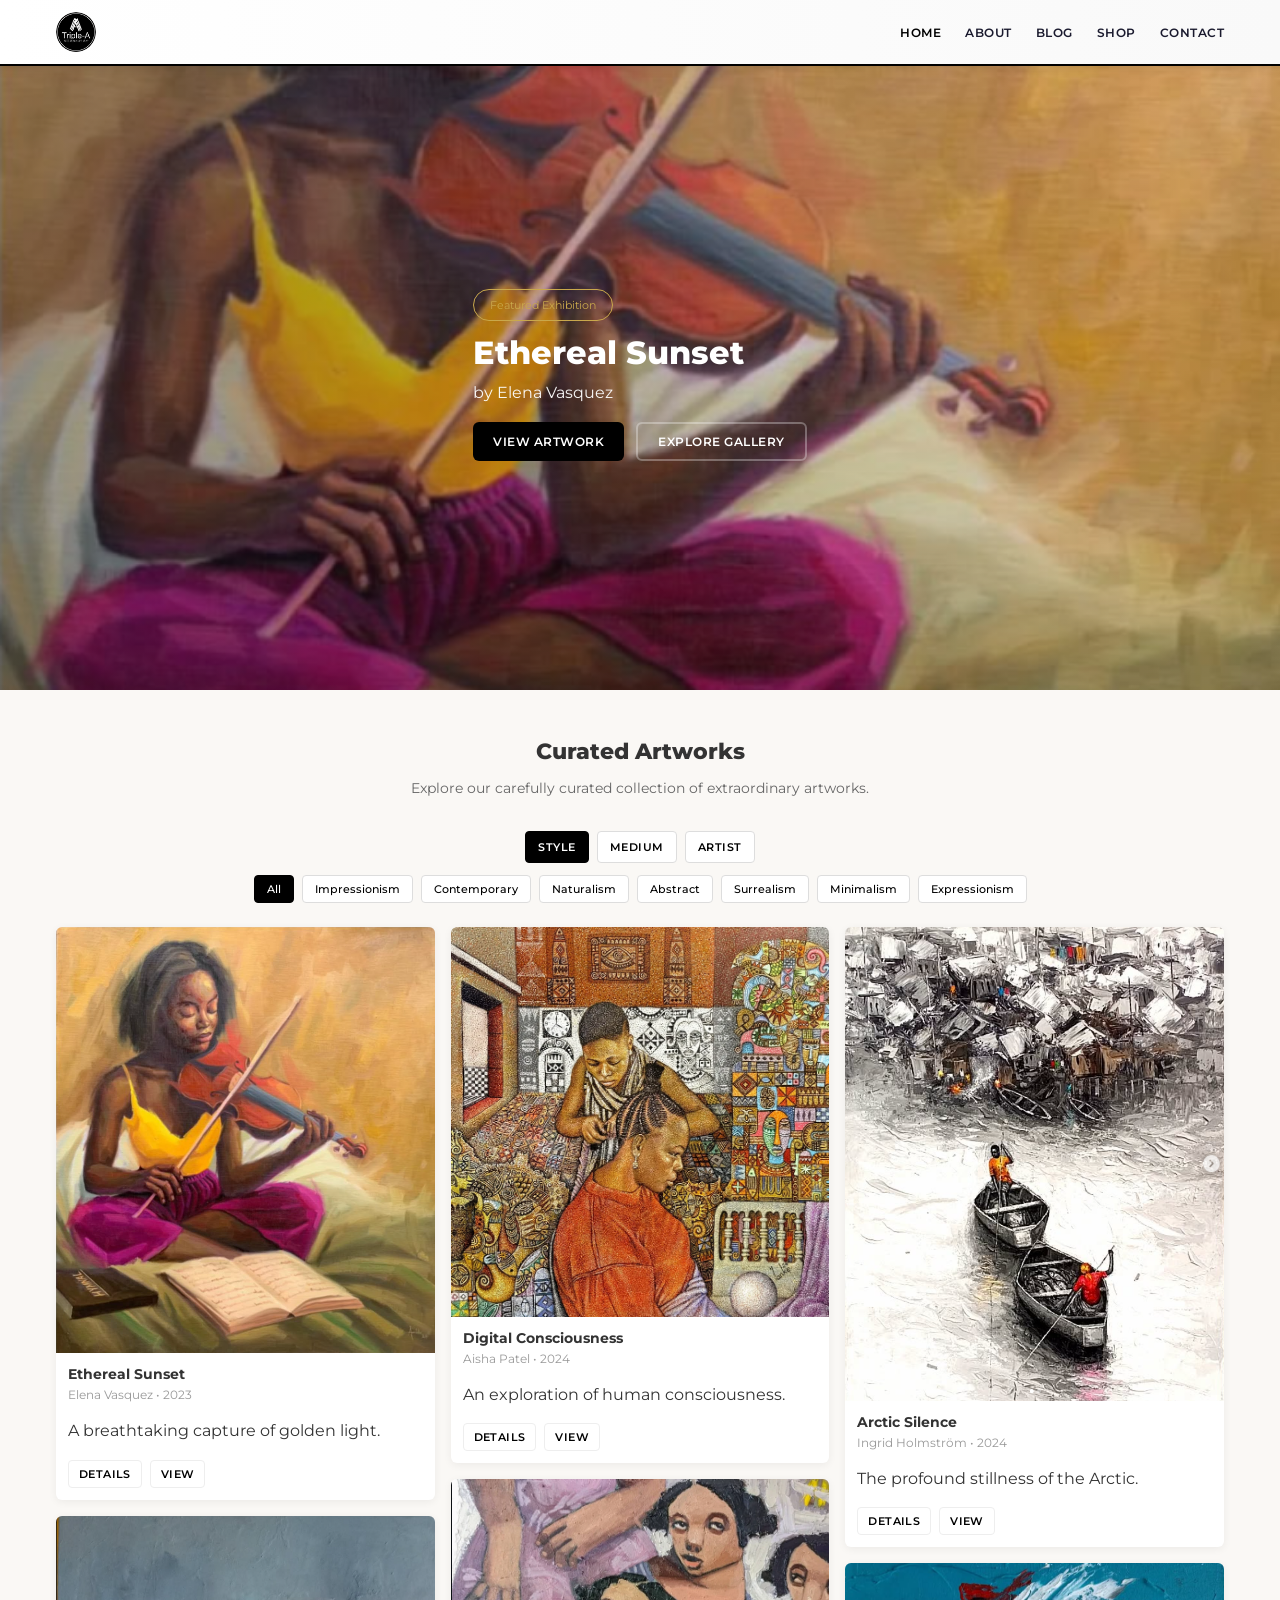
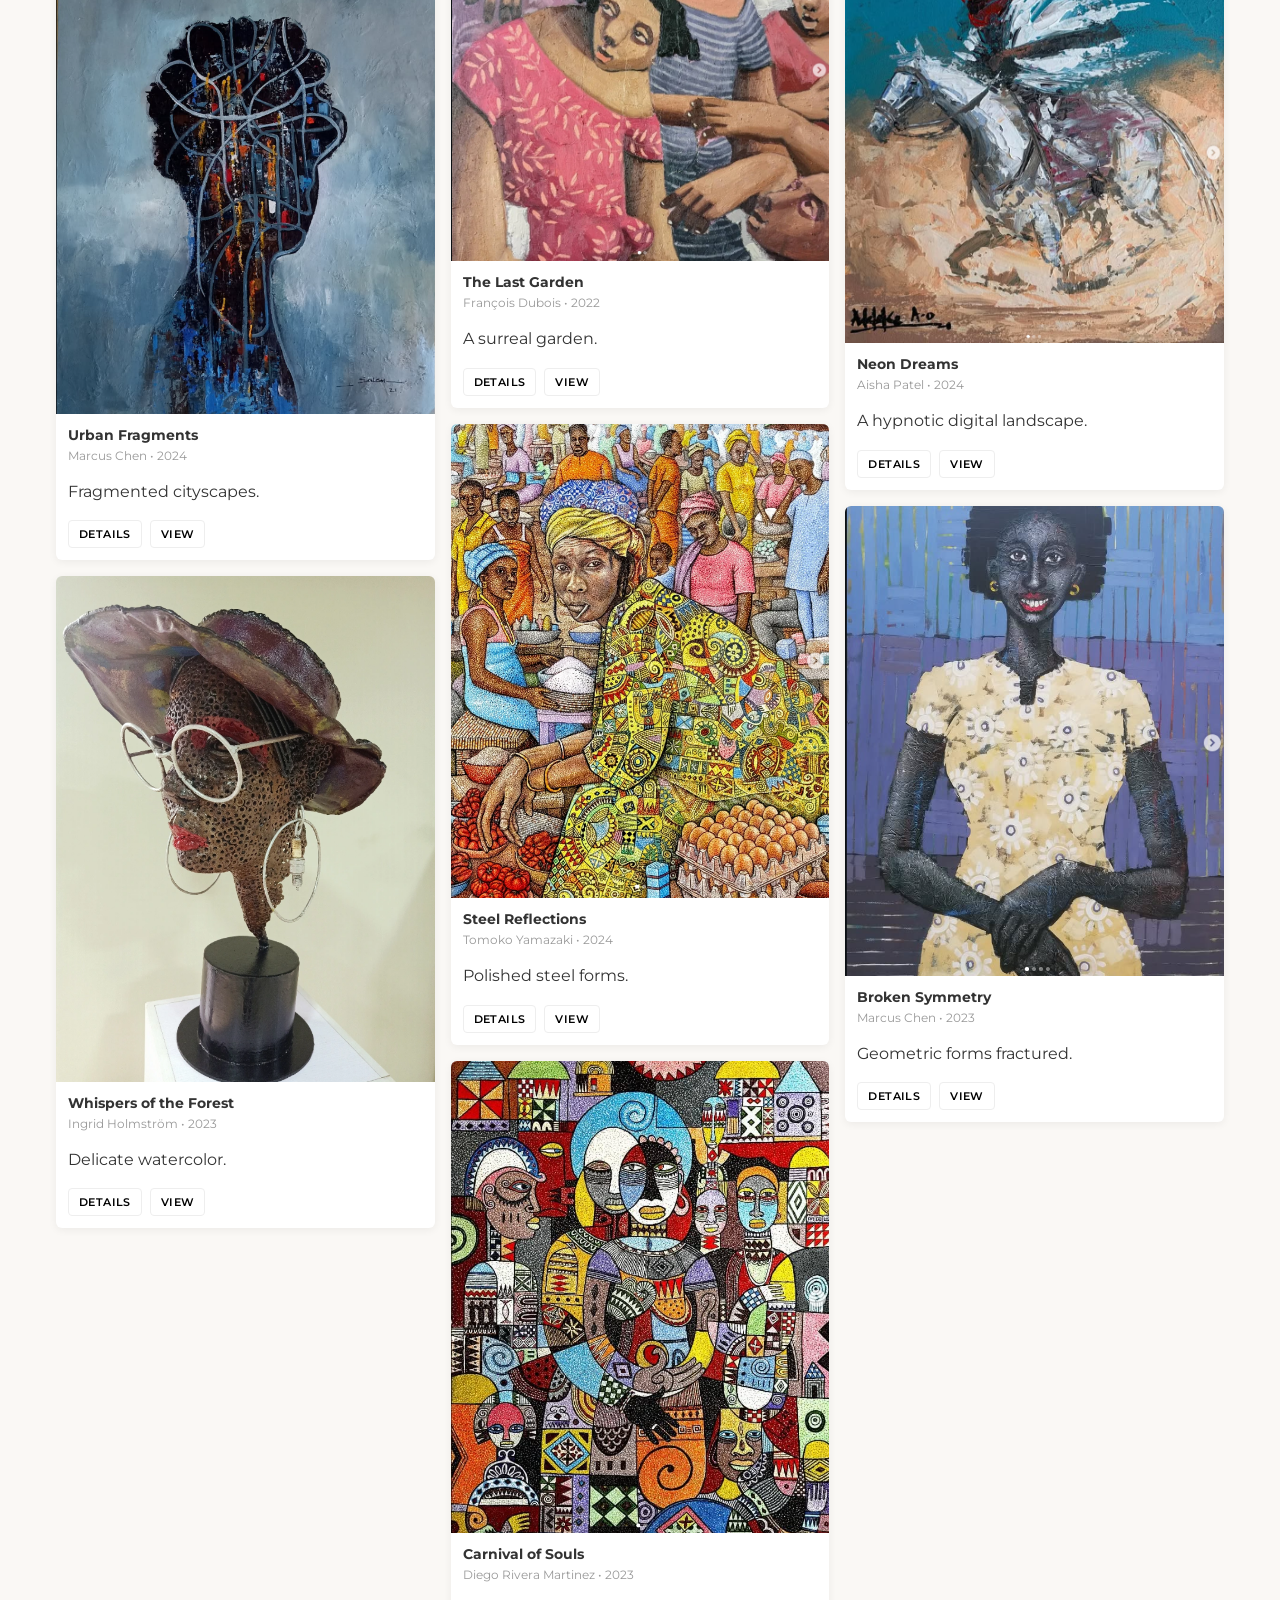
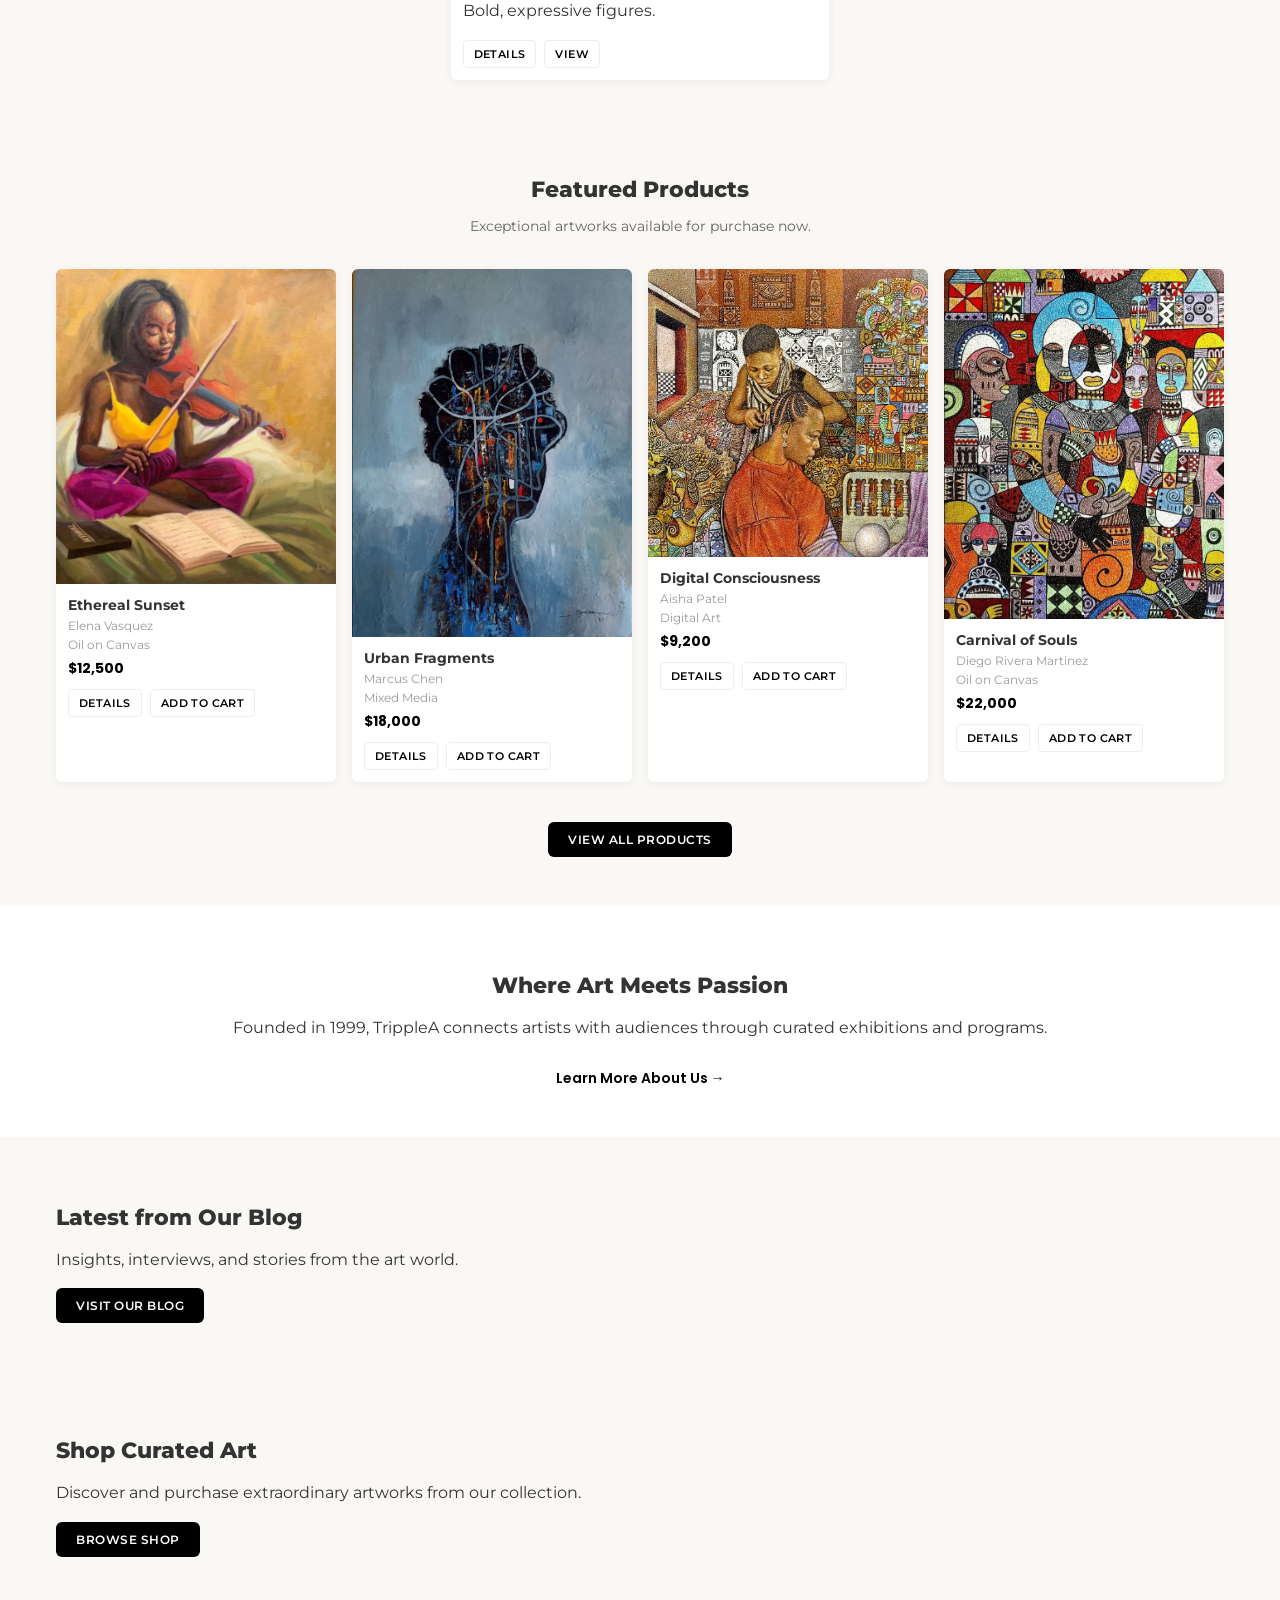
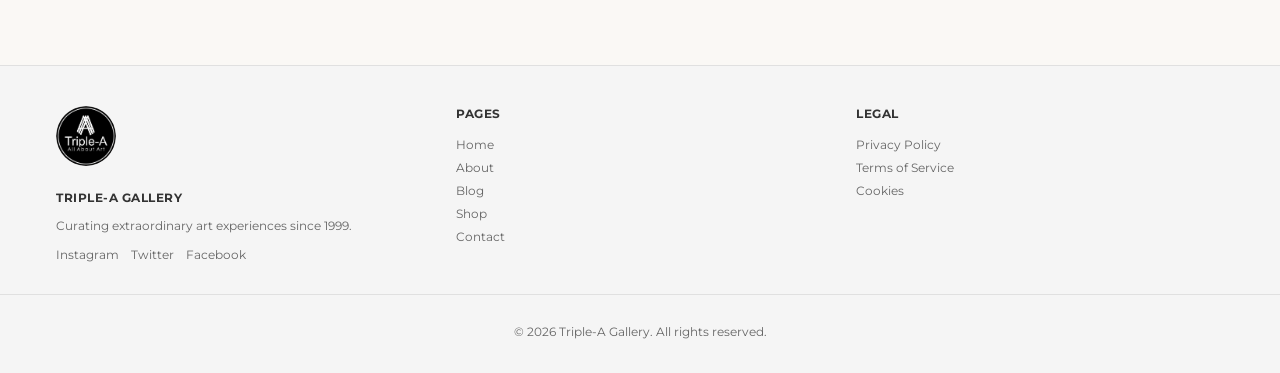
<file: index.html>
<!doctype html>
<html lang="en">
  <head>
    <meta charset="utf-8" />
    <meta name="viewport" content="width=device-width, initial-scale=1" />
    <meta name="description" content="TrippleA - Explore extraordinary art, curated exhibitions, and premium artworks. Discover emerging and established artists from around the world." />
    <meta name="keywords" content="art gallery, contemporary art, artworks, artists, curation, exhibitions" />
    <meta name="author" content="TrippleA Gallery" />
    <meta name="robots" content="index, follow" />
    <meta property="og:type" content="website" />
    <meta property="og:title" content="Triple-A — Art Gallery" />
    <meta property="og:description" content="Explore extraordinary art and curated exhibitions from world-renowned artists" />
    <title>Triple-A — Art Gallery</title>
    <link href="https://fonts.googleapis.com/css2?family=Montserrat:wght@300;400;500;600&family=Poppins:wght@300;400;500;600;700;800;900&display=swap" rel="stylesheet">
    <link rel="stylesheet" href="styles.css">
    <link rel="icon" type="image/png" href="images/logo.png">
  </head>
  <body>
    <header id="site-nav"></header>

    <main id="main">
      <section id="home" class="hero"></section>

      <section id="gallery" class="section">
        <div class="container">
          <div class="section-head">
            <h2>Curated Artworks</h2>
            <p>Explore our carefully curated collection of extraordinary artworks.</p>
          </div>

          <div class="filters">
            <div class="filter-types">
              <button class="filter-type active" data-type="style">Style</button>
              <button class="filter-type" data-type="medium">Medium</button>
              <button class="filter-type" data-type="artist">Artist</button>
            </div>
            <div id="filter-options" class="filter-options"></div>
          </div>

          <div id="art-grid" class="masonry-grid"></div>
        </div>
      </section>

      <section class="section">
        <div class="container">
          <div class="section-head">
            <h2>Featured Products</h2>
            <p>Exceptional artworks available for purchase now.</p>
          </div>
          <div id="featured-products" class="shop-grid"></div>
          <div style="text-align:center;margin-top:24px">
            <a href="shop.html" class="btn">View All Products</a>
          </div>
        </div>
      </section>

      <section id="about-cta" class="section about-preview">
        <div class="container">
          <h2>Where Art Meets Passion</h2>
          <p>Founded in 1999, TrippleA connects artists with audiences through curated exhibitions and programs.</p>
          <a href="about.html" class="link-btn">Learn More About Us →</a>
        </div>
      </section>

      <section id="blog-preview" class="section blog-preview">
        <div class="container">
          <h2>Latest from Our Blog</h2>
          <p>Insights, interviews, and stories from the art world.</p>
          <a href="blog.html" class="btn">Visit Our Blog</a>
        </div>
      </section>

      <section id="shop-preview" class="section shop-preview">
        <div class="container">
          <h2>Shop Curated Art</h2>
          <p>Discover and purchase extraordinary artworks from our collection.</p>
          <a href="shop.html" class="btn">Browse Shop</a>
        </div>
      </section>
    </main>

    <footer class="footer">
      <div class="container footer-grid">
        <div>
          <img src="images/logo.png" alt="Triple-A Gallery Logo" style="width:60px;height:60px;border-radius:50%;object-fit:contain;margin-bottom:12px">
          <h4 style="margin:8px 0">Triple-A Gallery</h4>
          <p>Curating extraordinary art experiences since 1999.</p>
          <div class="footer-links-social">
            <a href="#" title="Follow on Instagram">Instagram</a>
            <a href="#" title="Follow on Twitter">Twitter</a>
            <a href="#" title="Follow on Facebook">Facebook</a>
          </div>
        </div>
        <div>
          <h4>Pages</h4>
          <nav class="footer-nav">
            <a href="index.html">Home</a>
            <a href="about.html">About</a>
            <a href="blog.html">Blog</a>
            <a href="shop.html">Shop</a>
            <a href="contact.html">Contact</a>
          </nav>
        </div>
        <div>
          <h4>Legal</h4>
          <nav class="footer-nav">
            <a href="#">Privacy Policy</a>
            <a href="#">Terms of Service</a>
            <a href="#">Cookies</a>
          </nav>
        </div>
      </div>
      <div class="footer-bottom">
        <p>© <span id="year"></span> Triple-A Gallery. All rights reserved.</p>
      </div>
    </footer>

   

    <!-- Detail drawer -->
    <div id="detail-drawer" class="detail-drawer" hidden>
      <button id="detail-close" class="close">✕</button>
      <div id="detail-content"></div>
    </div>

    <button id="back-to-top" class="back-to-top" aria-label="Back to top">↑</button>

    <script src="app.js" defer></script>
  </body>
</html>
</file>
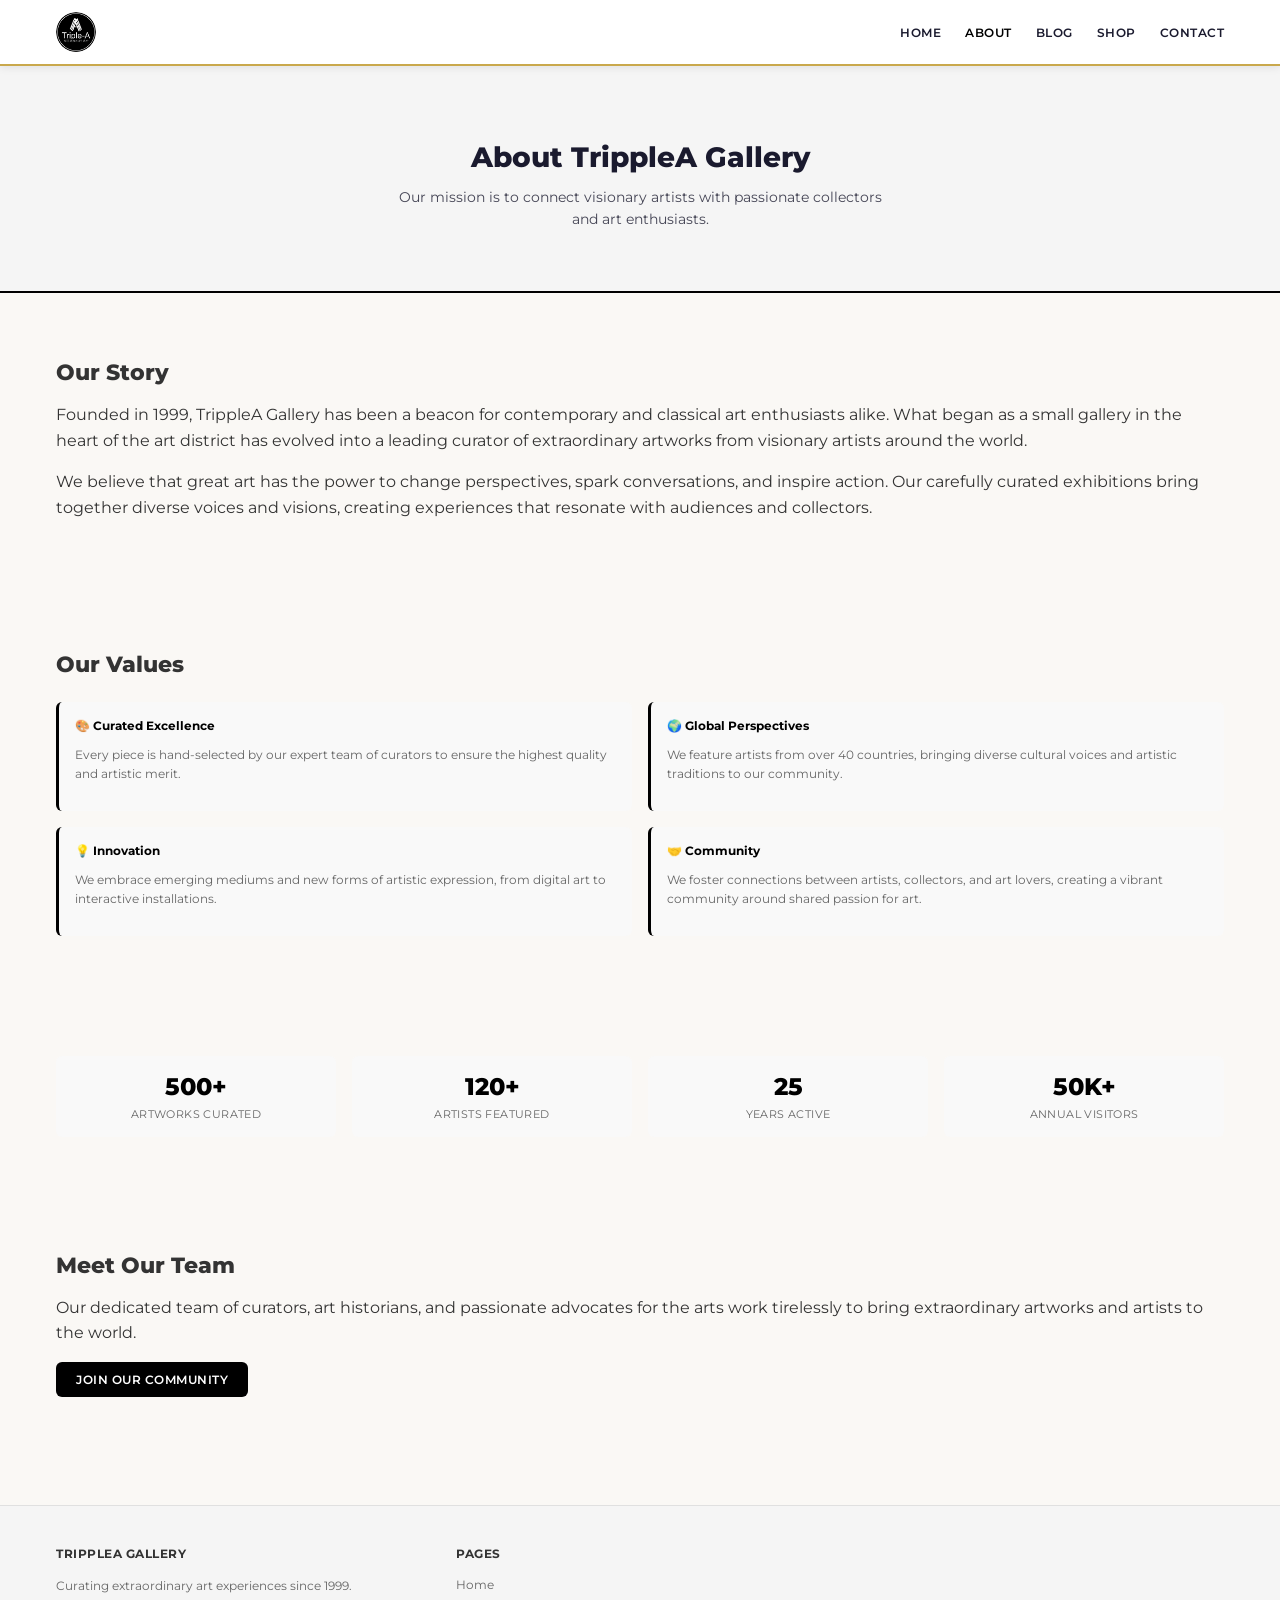
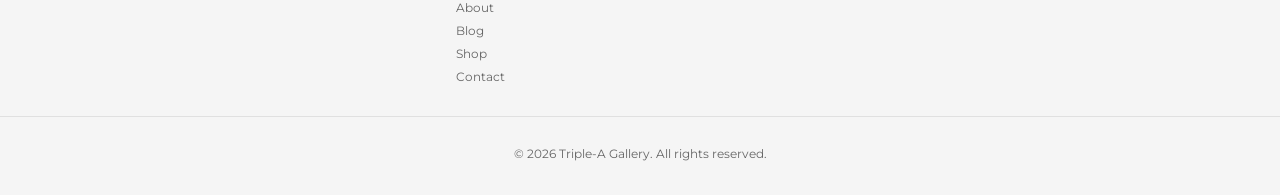
<file: about.html>
<!doctype html>
<html lang="en">
  <head>
    <meta charset="utf-8" />
    <meta name="viewport" content="width=device-width, initial-scale=1" />
    <meta description="About Triple-A Gallery - Discover our mission, history, and the vision behind curating extraordinary art experiences." />
    <meta name="keywords" content="about Triple-A, art gallery history, mission, artists, curation" />
    <meta name="author" content="Triple-A Gallery" />
    <title>About Us — Triple-A Gallery</title>
    <link href="https://fonts.googleapis.com/css2?family=Montserrat:wght@300;400;500;600&family=Poppins:wght@300;400;500;600;700;800;900&display=swap" rel="stylesheet">
    <link rel="stylesheet" href="styles.css">
    <link rel="icon" type="image/png" href="images/logo.png">
  </head>
  <body>
    <header id="site-nav"></header>

    <main id="main">
      <section class="page-hero">
        <div class="container">
          <h1>About TrippleA Gallery</h1>
          <p>Our mission is to connect visionary artists with passionate collectors and art enthusiasts.</p>
        </div>
      </section>

      <section class="section">
        <div class="container">
          <h2>Our Story</h2>
          <p>Founded in 1999, TrippleA Gallery has been a beacon for contemporary and classical art enthusiasts alike. What began as a small gallery in the heart of the art district has evolved into a leading curator of extraordinary artworks from visionary artists around the world.</p>
          <p>We believe that great art has the power to change perspectives, spark conversations, and inspire action. Our carefully curated exhibitions bring together diverse voices and visions, creating experiences that resonate with audiences and collectors.</p>
        </div>
      </section>

      <section class="section">
        <div class="container">
          <h2>Our Values</h2>
          <div class="values-grid">
            <div class="value-card">
              <h3>🎨 Curated Excellence</h3>
              <p>Every piece is hand-selected by our expert team of curators to ensure the highest quality and artistic merit.</p>
            </div>
            <div class="value-card">
              <h3>🌍 Global Perspectives</h3>
              <p>We feature artists from over 40 countries, bringing diverse cultural voices and artistic traditions to our community.</p>
            </div>
            <div class="value-card">
              <h3>💡 Innovation</h3>
              <p>We embrace emerging mediums and new forms of artistic expression, from digital art to interactive installations.</p>
            </div>
            <div class="value-card">
              <h3>🤝 Community</h3>
              <p>We foster connections between artists, collectors, and art lovers, creating a vibrant community around shared passion for art.</p>
            </div>
          </div>
        </div>
      </section>

      <section class="section stats-section">
        <div class="container">
          <div class="stats-grid">
            <div class="stat">
              <div class="stat-number">500+</div>
              <div class="stat-label">Artworks Curated</div>
            </div>
            <div class="stat">
              <div class="stat-number">120+</div>
              <div class="stat-label">Artists Featured</div>
            </div>
            <div class="stat">
              <div class="stat-number">25</div>
              <div class="stat-label">Years Active</div>
            </div>
            <div class="stat">
              <div class="stat-number">50K+</div>
              <div class="stat-label">Annual Visitors</div>
            </div>
          </div>
        </div>
      </section>

      <section class="section">
        <div class="container">
          <h2>Meet Our Team</h2>
          <p>Our dedicated team of curators, art historians, and passionate advocates for the arts work tirelessly to bring extraordinary artworks and artists to the world.</p>
          <a href="contact.html" class="btn">Join Our Community</a>
        </div>
      </section>
    </main>

    <footer class="footer">
      <div class="container footer-grid">
        <div>
          <h4>TrippleA Gallery</h4>
          <p>Curating extraordinary art experiences since 1999.</p>
        </div>
        <div>
          <h4>Pages</h4>
          <nav class="footer-nav">
            <a href="index.html">Home</a>
            <a href="about.html">About</a>
            <a href="blog.html">Blog</a>
            <a href="shop.html">Shop</a>
            <a href="contact.html">Contact</a>
          </nav>
        </div>
      </div>
      <div class="footer-bottom">
        <p>© <span id="year"></span> Triple-A Gallery. All rights reserved.</p>
      </div>
    </footer>

    <script src="app.js" defer></script>
  </body>
</html>
</file>
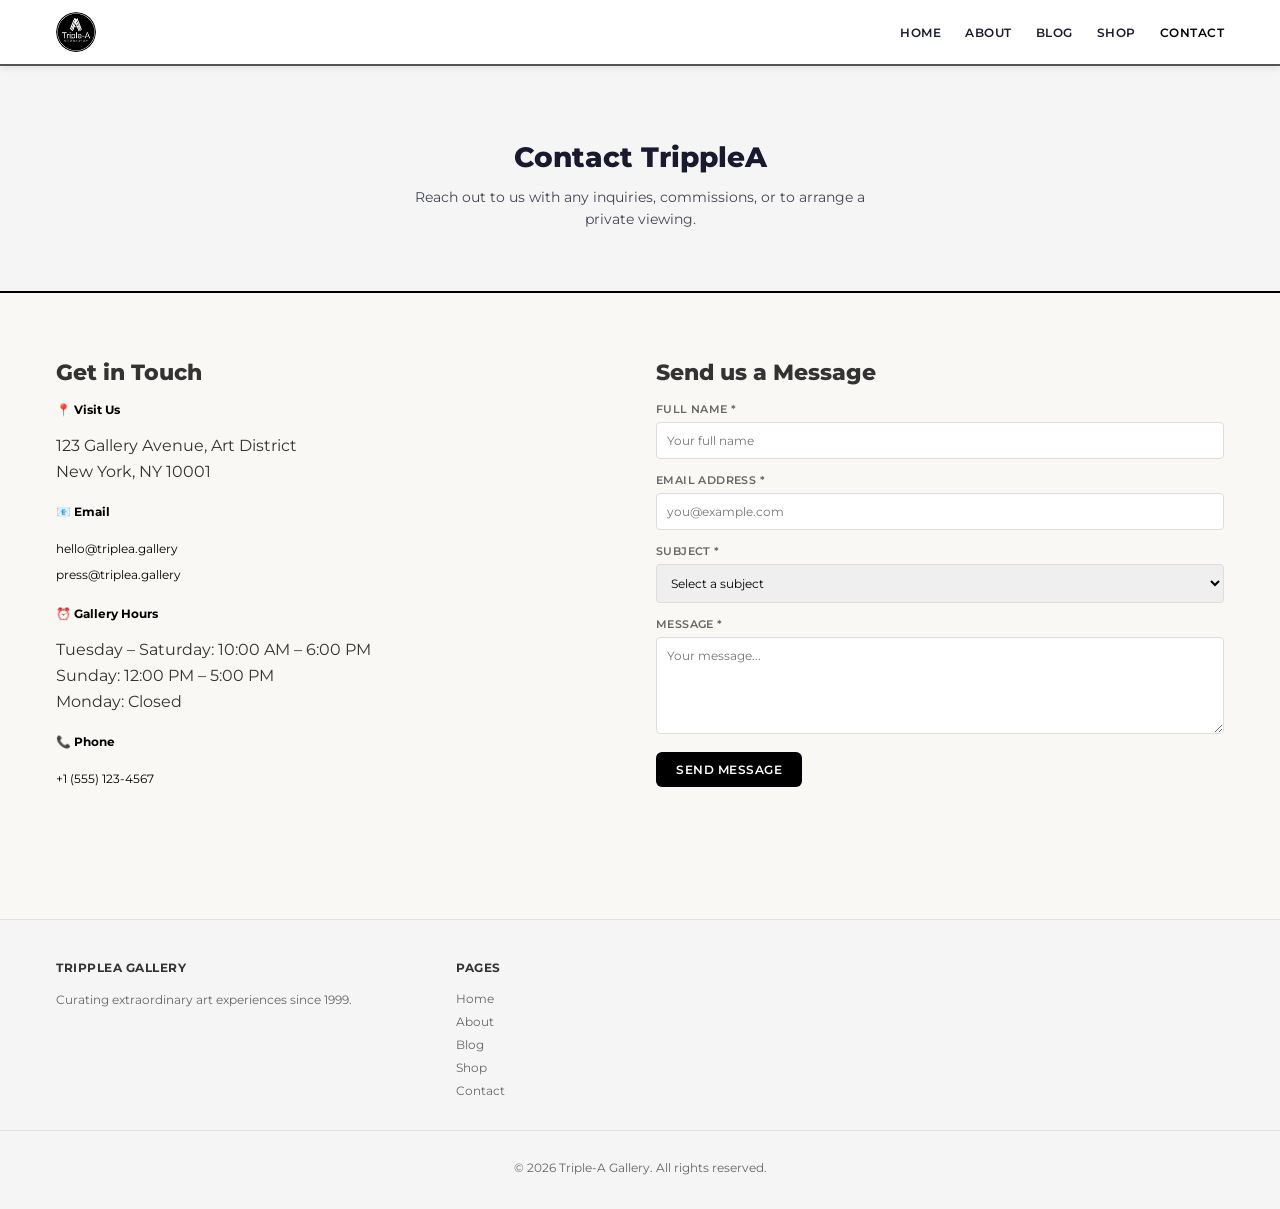
<file: contact.html>
<!doctype html>
<html lang="en">
  <head>
    <meta charset="utf-8" />
    <meta name="viewport" content="width=device-width, initial-scale=1" />
    <meta name="description" content="Contact Triple-A Gallery - Get in touch for artwork inquiries, private viewings, or collaboration opportunities." />
    <meta name="keywords" content="contact, inquiry, artwork, gallery hours, Triple-A" />
    <meta name="author" content="Triple-A Gallery" />
    <title>Contact Us — Triple-A Gallery</title>
    <link href="https://fonts.googleapis.com/css2?family=Montserrat:wght@300;400;500;600&family=Poppins:wght@300;400;500;600;700;800;900&display=swap" rel="stylesheet">
    <link rel="stylesheet" href="styles.css">
    <link rel="icon" type="image/png" href="images/logo.png">
  </head>
  <body>
    <header id="site-nav"></header>

    <main id="main">
      <section class="page-hero">
        <div class="container">
          <h1>Contact TrippleA</h1>
          <p>Reach out to us with any inquiries, commissions, or to arrange a private viewing.</p>
        </div>
      </section>

      <section class="section">
        <div class="container contact-layout">
          <div class="contact-info">
            <h2>Get in Touch</h2>
            
            <div class="info-block">
              <h3>📍 Visit Us</h3>
              <p>123 Gallery Avenue, Art District<br>New York, NY 10001</p>
            </div>

            <div class="info-block">
              <h3>📧 Email</h3>
              <p><a href="mailto:hello@triplea.gallery">hello@triplea.gallery</a><br><a href="mailto:press@triplea.gallery">press@triplea.gallery</a></p>
            </div>

            <div class="info-block">
              <h3>⏰ Gallery Hours</h3>
              <p>Tuesday – Saturday: 10:00 AM – 6:00 PM<br>Sunday: 12:00 PM – 5:00 PM<br>Monday: Closed</p>
            </div>

            <div class="info-block">
              <h3>📞 Phone</h3>
              <p><a href="tel:+1-555-123-4567">+1 (555) 123-4567</a></p>
            </div>
          </div>

          <form id="contact-form" class="contact-form">
            <h2>Send us a Message</h2>
            
            <div class="form-group">
              <label for="contact-name">Full Name *</label>
              <input id="contact-name" name="name" placeholder="Your full name" required />
            </div>

            <div class="form-group">
              <label for="contact-email">Email Address *</label>
              <input id="contact-email" name="email" type="email" placeholder="you@example.com" required />
            </div>

            <div class="form-group">
              <label for="contact-subject">Subject *</label>
              <select id="contact-subject" name="subject" required>
                <option value="">Select a subject</option>
                <option value="inquiry">Artwork Inquiry</option>
                <option value="visit">Schedule a Visit</option>
                <option value="commission">Commission Request</option>
                <option value="press">Press & Media</option>
                <option value="other">Other</option>
              </select>
            </div>

            <div class="form-group">
              <label for="contact-message">Message *</label>
              <textarea id="contact-message" name="message" rows="5" placeholder="Your message..." required></textarea>
            </div>

            <button type="submit" class="btn">Send Message</button>
            <p id="contact-status" class="status" aria-live="polite"></p>
          </form>
        </div>
      </section>
    </main>

    <footer class="footer">
      <div class="container footer-grid">
        <div>
          <h4>TrippleA Gallery</h4>
          <p>Curating extraordinary art experiences since 1999.</p>
        </div>
        <div>
          <h4>Pages</h4>
          <nav class="footer-nav">
            <a href="index.html">Home</a>
            <a href="about.html">About</a>
            <a href="blog.html">Blog</a>
            <a href="shop.html">Shop</a>
            <a href="contact.html">Contact</a>
          </nav>
        </div>
      </div>
      <div class="footer-bottom">
        <p>© <span id="year"></span> Triple-A Gallery. All rights reserved.</p>
      </div>
    </footer>

    <script src="app.js" defer></script>
  </body>
</html>
</file>
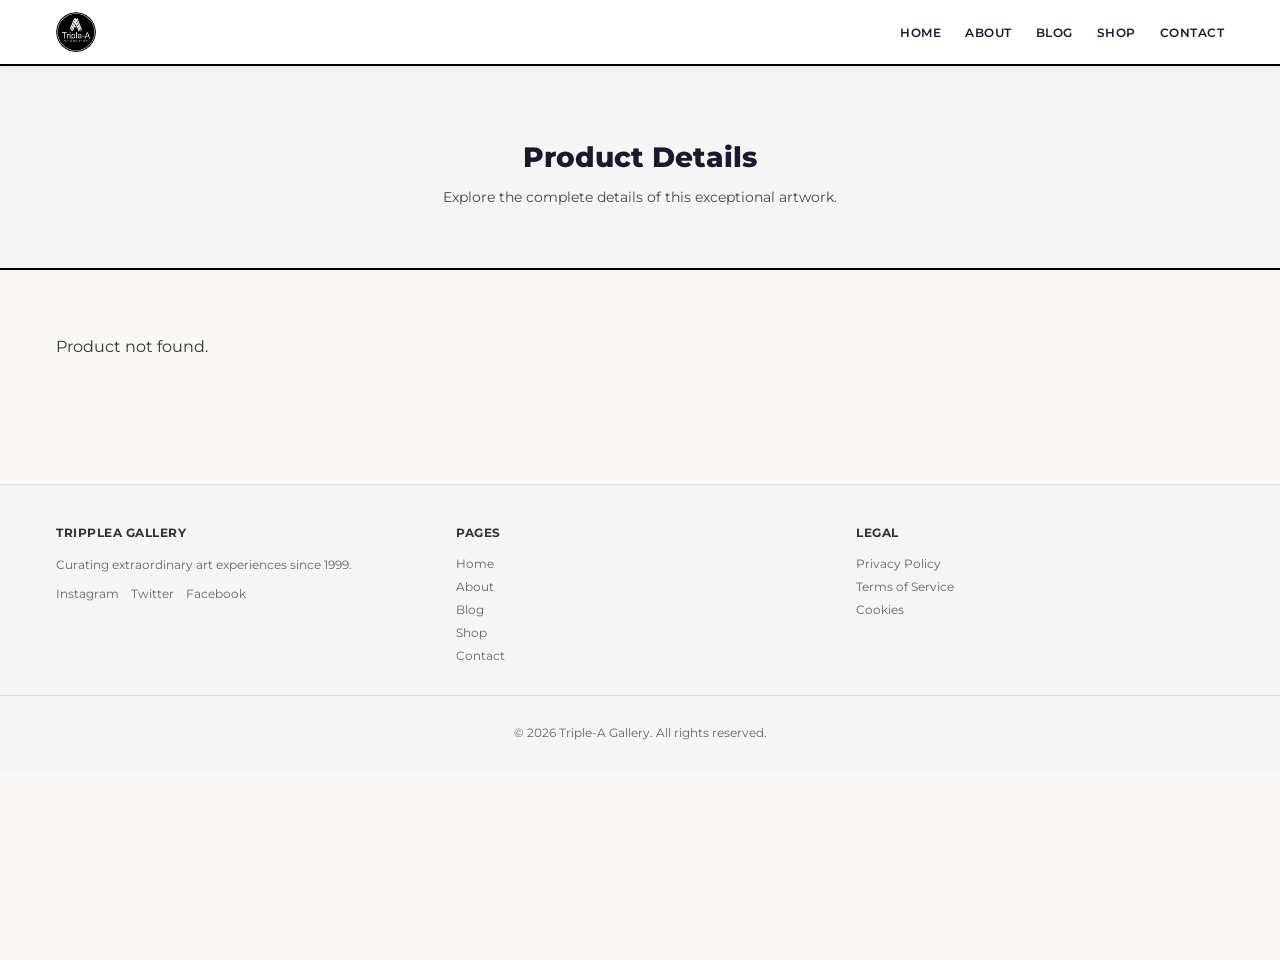
<file: product.html>
<!doctype html>
<html lang="en">
  <head>
    <meta charset="utf-8" />
    <meta name="viewport" content="width=device-width, initial-scale=1" />
    <meta name="description" content="Product Details — Triple-A Gallery" />
    <meta name="keywords" content="artwork, details, purchase, art" />
    <meta name="author" content="Triple-A Gallery" />
    <title>Product Details — Triple-A Gallery</title>
    <link href="https://fonts.googleapis.com/css2?family=Montserrat:wght@300;400;500;600&family=Poppins:wght@300;400;500;600;700;800;900&display=swap" rel="stylesheet">
    <link rel="stylesheet" href="styles.css">
    <link rel="icon" type="image/png" href="images/logo.png">
  </head>
  <body>
    <header id="site-nav"></header>

    <main id="main">
      <section class="page-hero">
        <div class="container">
          <h1>Product Details</h1>
          <p>Explore the complete details of this exceptional artwork.</p>
        </div>
      </section>

      <section class="section">
        <div class="container" id="product-detail">
          <!-- Product details will be inserted here -->
        </div>
      </section>
    </main>

    <footer class="footer">
      <div class="container footer-grid">
        <div>
          <h4>TrippleA Gallery</h4>
          <p>Curating extraordinary art experiences since 1999.</p>
          <div class="footer-links-social">
            <a href="#" title="Follow on Instagram">Instagram</a>
            <a href="#" title="Follow on Twitter">Twitter</a>
            <a href="#" title="Follow on Facebook">Facebook</a>
          </div>
        </div>
        <div>
          <h4>Pages</h4>
          <nav class="footer-nav">
            <a href="index.html">Home</a>
            <a href="about.html">About</a>
            <a href="blog.html">Blog</a>
            <a href="shop.html">Shop</a>
            <a href="contact.html">Contact</a>
          </nav>
        </div>
        <div>
          <h4>Legal</h4>
          <nav class="footer-nav">
            <a href="#">Privacy Policy</a>
            <a href="#">Terms of Service</a>
            <a href="#">Cookies</a>
          </nav>
        </div>
      </div>
      <div class="footer-bottom">
        <p>© <span id="year"></span> Triple-A Gallery. All rights reserved.</p>
      </div>
    </footer>

    <script src="app.js" defer></script>
  </body>
</html>
</file>
<file: styles.css>
:root{
  --font-poppins: 'Poppins', sans-serif;
  --font-montserrat: 'Montserrat', sans-serif;
  --color-accent:#000000;
  --color-gold:#c9a84c;
  --color-dark:#1a1a2e;
  --color-cream:#faf8f5;
  --max-width:1200px;
}
*{box-sizing:border-box;font-family:var(--font-montserrat)}
html,body{height:100%;margin:0}
body{color:#333;background:var(--color-cream);-webkit-font-smoothing:antialiased}
.container{max-width:var(--max-width);margin:0 auto;padding:0 16px}
h1,h2,h3,h4,h5,h6{font-family:var(--font-montserrat);font-weight:700}
p{font-family:var(--font-montserrat);line-height:1.6}

/* Navbar - Unique Header Per Page */
#site-nav{position:fixed;left:0;right:0;top:0;z-index:40;background:#fff;border-bottom:2px solid var(--color-accent);padding:12px 0;box-shadow:0 2px 8px rgba(0,0,0,0.08)}
#site-nav[data-page="index"] .brand .logo{background:var(--color-accent)}
#site-nav[data-page="index"]{background:linear-gradient(90deg,#fff 0%,#f9f9f9 100%)}
#site-nav[data-page="about"]{border-bottom-color:var(--color-gold)}
#site-nav[data-page="about"] .brand .logo{background:var(--color-gold)}
#site-nav[data-page="blog"]{border-bottom-color:var(--color-dark)}
#site-nav[data-page="blog"] .brand .logo{background:var(--color-dark)}
#site-nav[data-page="shop"]{border-bottom-color:#8b7355}
#site-nav[data-page="shop"] .brand .logo{background:#8b7355}
#site-nav[data-page="contact"]{border-bottom-color:#555}
#site-nav[data-page="contact"] .brand .logo{background:#555}
#site-nav .inner{display:flex;align-items:center;justify-content:space-between;max-width:var(--max-width);margin:0 auto;padding:0 16px}
.brand{display:flex;align-items:center;gap:8px;font-family:var(--font-montserrat);font-weight:700;font-size:18px;color:var(--color-dark)}
.brand-logo{width:40px;height:40px;border-radius:50%;object-fit:contain}
.brand .logo{width:36px;height:36px;border-radius:50%;background:var(--color-accent);display:flex;align-items:center;justify-content:center;color:#fff;font-size:16px;font-weight:800}
nav.nav-links{display:flex;gap:24px;flex-wrap:wrap}
nav.nav-links a{color:var(--color-dark);text-decoration:none;font-size:12px;font-weight:600;letter-spacing:0.5px;text-transform:uppercase;transition:color 0.3s;font-family:var(--font-montserrat)}
nav.nav-links a:hover,nav.nav-links a.active{color:var(--color-accent)}
@media(max-width:768px){nav.nav-links{gap:0;justify-content:space-between;width:100%}nav.nav-links a{font-size:10px;flex:1;text-align:center}}

/* Hero */
.hero{height:70vh;display:flex;align-items:center;position:relative;margin-top:60px;overflow:hidden;background:linear-gradient(135deg,#f5f5f5 0%,#e8e8e8 100%)}
.hero::after{content:'';position:absolute;inset:0;background:linear-gradient(90deg,rgba(26,26,46,0.4),rgba(26,26,46,0.1));}
.hero .hero-inner{position:relative;z-index:2;color:#fff;padding:40px}
.hero .hero-title{font-family:var(--font-montserrat);font-size:32px;margin:0 0 8px;font-weight:800}
.hero .hero-sub{font-family:var(--font-montserrat);font-size:16px;opacity:0.95;margin:0}
.hero .hero-actions{margin-top:16px;display:flex;gap:12px}
.btn{display:inline-block;padding:10px 20px;border-radius:6px;background:var(--color-accent);color:#fff;border:none;cursor:pointer;font-weight:600;text-decoration:none;font-size:12px;letter-spacing:0.5px;text-transform:uppercase;transition:all 0.3s;font-family:var(--font-montserrat)}
.btn:hover{background:var(--color-dark);transform:translateY(-2px)}
.btn.alt{background:transparent;border:2px solid rgba(255,255,255,0.3);color:#fff}
.btn.alt:hover{background:rgba(255,255,255,0.1)}
.link-btn{color:var(--color-accent);text-decoration:none;font-weight:600;display:inline-block;transition:color 0.3s;font-family:var(--font-poppins);font-size:14px}
.link-btn:hover{color:var(--color-dark)}

/* Sections */
.section{padding:48px 0}
.section .section-head{text-align:center;margin-bottom:32px}
.section .section-head h2{font-family:var(--font-montserrat);font-size:22px;margin:0 0 12px;font-weight:800}
.section .section-head p{font-family:var(--font-montserrat);color:#666;font-size:14px;max-width:500px;margin:0 auto}
.section h2{font-family:var(--font-montserrat);font-size:22px;margin-bottom:16px;font-weight:800}
.section h3{font-family:var(--font-montserrat);font-size:14px;font-weight:700}

/* Filters */
.filters{display:flex;flex-direction:column;align-items:center;gap:12px;margin-bottom:24px}
.filter-types{display:flex;gap:8px;flex-wrap:wrap;justify-content:center}
.filter-type{padding:8px 12px;border-radius:4px;border:1px solid #ddd;background:#fff;cursor:pointer;font-size:11px;font-weight:600;text-transform:uppercase;letter-spacing:0.5px;transition:all 0.3s;font-family:var(--font-montserrat)}
.filter-type:hover,.filter-type.active{background:var(--color-accent);color:#fff;border-color:var(--color-accent)}
.filter-options{display:flex;flex-wrap:wrap;gap:8px;justify-content:center}
.filter-option{padding:6px 12px;border-radius:4px;border:1px solid #ddd;background:#fff;cursor:pointer;font-size:11px;font-weight:500;transition:all 0.3s;font-family:var(--font-montserrat)}
.filter-option:hover,.filter-option.active{background:var(--color-accent);color:#fff;border-color:var(--color-accent)}

/* Grid */
.masonry-grid{columns:1;column-gap:16px}
@media(min-width:640px){.masonry-grid{columns:2}}
@media(min-width:1024px){.masonry-grid{columns:3}}
.art-card{break-inside:avoid;margin-bottom:16px;border-radius:6px;overflow:hidden;background:#fff;box-shadow:0 2px 8px rgba(0,0,0,0.06);cursor:pointer;transition:all 0.3s}
.art-card:hover{box-shadow:0 4px 16px rgba(0,0,0,0.12);transform:translateY(-2px)}
.art-card img{width:100%;height:auto;display:block}
.art-card .card-body{padding:12px}
.art-title{font-family:var(--font-montserrat);font-size:14px;margin:0;font-weight:700}
.art-meta{color:#999;font-size:12px;margin-top:4px;font-family:var(--font-montserrat)}
.art-price{color:var(--color-accent);font-size:14px;font-weight:700;margin-top:6px;font-family:var(--font-poppins)}
.action-row{display:flex;gap:8px;margin-top:10px}
.small-btn{padding:6px 10px;border-radius:4px;border:1px solid #eee;background:#fff;cursor:pointer;font-size:11px;font-weight:600;transition:all 0.3s;text-transform:uppercase;letter-spacing:0.4px;font-family:var(--font-montserrat)}
.small-btn:hover{background:var(--color-accent);color:#fff;border-color:var(--color-accent)}

/* Lightbox */
.lightbox{position:fixed;inset:0;background:rgba(0,0,0,0.9);display:flex;align-items:center;justify-content:center;z-index:80}
.lightbox .lightbox-inner{position:relative;max-width:90%;max-height:90%;}
.lightbox img{max-width:100%;max-height:80vh;border-radius:6px}
.lightbox .close{position:absolute;right:-6px;top:-6px;background:#fff;border-radius:50%;border:none;padding:8px 10px;cursor:pointer;font-size:16px;font-family:var(--font-montserrat)}

/* Detail drawer */
.detail-drawer{position:fixed;right:0;top:0;bottom:0;width:400px;background:#fff;box-shadow:-8px 0 24px rgba(0,0,0,0.15);z-index:90;padding:16px;overflow:auto;font-family:var(--font-montserrat);display:block}
.detail-drawer[hidden]{display:none}
.detail-drawer .close{position:sticky;top:12px;float:right;background:#f0f0f0;border:none;padding:6px 8px;border-radius:4px;cursor:pointer;font-family:var(--font-montserrat)}

/* Footer */
.footer{background:#f5f5f5;color:#333;padding:40px 0 20px;margin-top:60px;border-top:1px solid #e0e0e0}
.footer-grid{display:grid;grid-template-columns:1fr 1fr 1fr;gap:32px;margin-bottom:32px}
.footer h4{font-family:var(--font-montserrat);font-size:12px;margin-top:0;font-weight:700;text-transform:uppercase;letter-spacing:0.5px}
.footer p{font-family:var(--font-montserrat);color:#666;font-size:12px;line-height:1.5}
.footer-nav{display:flex;flex-direction:column;gap:8px}
.footer-nav a{color:#666;text-decoration:none;font-size:12px;transition:color 0.3s;font-family:var(--font-montserrat)}
.footer-nav a:hover{color:var(--color-accent)}
.footer-links-social{display:flex;gap:12px;margin-top:10px}
.footer-links-social a{color:#666;text-decoration:none;font-size:12px;font-family:var(--font-montserrat)}
.footer-bottom{border-top:1px solid #e0e0e0;padding-top:16px;text-align:center;font-size:12px;color:#999;font-family:var(--font-montserrat)}

/* Page Hero */
.page-hero{background:#f5f5f5;color:var(--color-dark);padding:80px 0 60px;margin-top:60px;text-align:center;border-bottom:2px solid var(--color-accent)}
.page-hero h1{font-family:var(--font-montserrat);font-size:28px;margin:0 0 12px;font-weight:800}
.page-hero p{font-family:var(--font-montserrat);font-size:14px;opacity:0.8;max-width:500px;margin:0 auto}

/* Back to top */
.back-to-top{position:fixed;right:16px;bottom:16px;padding:8px 10px;border-radius:4px;border:none;background:var(--color-accent);color:#fff;cursor:pointer;display:none;z-index:50;font-family:var(--font-poppins);font-weight:600}

/* About preview */
.about-preview{background:#fff;text-align:center}
.about-preview a{margin-top:12px}

/* Blog */
.blog-grid{display:grid;grid-template-columns:repeat(3,1fr);gap:16px}
@media(max-width:1024px){.blog-grid{grid-template-columns:repeat(2,1fr)}}
@media(max-width:640px){.blog-grid{grid-template-columns:1fr}}
.blog-card{border-radius:6px;overflow:hidden;background:#fff;box-shadow:0 2px 8px rgba(0,0,0,0.06);transition:all 0.3s}
.blog-card:hover{box-shadow:0 4px 16px rgba(0,0,0,0.12);transform:translateY(-2px)}
.blog-card img{width:100%;height:200px;object-fit:cover}
.blog-card .blog-meta{padding:10px 12px;font-size:11px;border-bottom:1px solid #f0f0f0;font-family:var(--font-montserrat)}
.blog-card .date{color:#999}
.blog-card .category{background:var(--color-accent);color:#fff;padding:2px 6px;border-radius:2px;margin-left:8px;font-weight:600;font-family:var(--font-montserrat)}
.blog-card h3{padding:0 12px;margin:10px 0;font-size:14px;font-family:var(--font-montserrat);font-weight:700}
.blog-card p{padding:0 12px;font-size:12px;color:#666;font-family:var(--font-montserrat)}
.read-more{display:inline-block;padding:0 12px 12px;color:var(--color-accent);text-decoration:none;font-weight:600;font-size:12px;font-family:var(--font-montserrat)}

/* Newsletter */
.newsletter{background:#f5f5f5;color:#333;text-align:center;padding:40px 0}
.newsletter h2{font-family:var(--font-poppins)}
.newsletter-form{display:flex;gap:8px;max-width:350px;margin:16px auto}
.newsletter-form input{flex:1;padding:10px;border:1px solid #ddd;border-radius:4px;background:#fff;font-family:var(--font-montserrat);font-size:12px}

/* Shop */
.shop-grid{display:grid;grid-template-columns:repeat(4,1fr);gap:16px}
@media(max-width:1024px){.shop-grid{grid-template-columns:repeat(3,1fr)}}
@media(max-width:768px){.shop-grid{grid-template-columns:repeat(2,1fr)}}
@media(max-width:480px){.shop-grid{grid-template-columns:1fr}}

.shop-benefits{display:grid;grid-template-columns:repeat(4,1fr);gap:16px;margin:24px 0}
@media(max-width:768px){.shop-benefits{grid-template-columns:repeat(2,1fr)}}
.benefit{text-align:center;padding:16px;background:#fff;border-radius:6px;border-left:3px solid var(--color-accent)}
.benefit h3{font-family:var(--font-montserrat);color:var(--color-accent);font-size:14px;margin-top:0}
.benefit p{font-family:var(--font-montserrat);color:#666;font-size:12px}

/* FAQ */
.faq-section{background:#fff;padding:40px 0}
.faq-items{display:grid;gap:16px}
.faq-item{background:#f9f9f9;padding:16px;border-radius:6px;border-left:3px solid var(--color-accent)}
.faq-item h4{font-family:var(--font-montserrat);margin-top:0;font-size:12px;font-weight:700}
.faq-item p{font-family:var(--font-montserrat);color:#666;font-size:12px;margin:0;margin-top:8px}

/* Contact */
.contact-layout{display:grid;grid-template-columns:1fr 1fr;gap:32px}
@media(max-width:768px){.contact-layout{grid-template-columns:1fr}}
.contact-info{padding:0}
.info-block{margin-bottom:20px}
.info-block h3{font-family:var(--font-montserrat);margin-top:0;font-size:12px;font-weight:700;color:var(--color-accent)}
.info-block a{color:var(--color-accent);text-decoration:none;font-family:var(--font-montserrat);font-size:12px}

/* Form */
.form-group{margin-bottom:14px}
.form-group label{font-size:11px;font-weight:600;margin-bottom:6px;color:#666;text-transform:uppercase;letter-spacing:0.4px;font-family:var(--font-montserrat);display:block}
.contact-form input,.contact-form select,.contact-form textarea{width:100%;padding:10px;border:1px solid #ddd;border-radius:4px;font-family:var(--font-montserrat);font-size:12px;transition:border 0.3s}
.contact-form input:focus,.contact-form select:focus,.contact-form textarea:focus{outline:none;border-color:var(--color-accent);box-shadow:0 0 0 2px rgba(233,69,96,0.1)}

/* Values grid */
.values-grid{display:grid;grid-template-columns:1fr 1fr;gap:16px;margin:24px 0}
@media(max-width:768px){.values-grid{grid-template-columns:1fr}}
.value-card{background:#f9f9f9;padding:16px;border-radius:6px;border-left:3px solid var(--color-accent)}
.value-card h3{font-family:var(--font-montserrat);margin-top:0;font-size:12px;font-weight:700;color:var(--color-accent)}
.value-card p{font-family:var(--font-montserrat);color:#666;font-size:12px}

/* Stats */
.stats-grid{display:grid;grid-template-columns:repeat(4,1fr);gap:16px;text-align:center}
@media(max-width:768px){.stats-grid{grid-template-columns:repeat(2,1fr)}}
.stat{padding:16px;background:#f9f9f9;border-radius:6px}
.stat-number{font-family:var(--font-montserrat);font-size:24px;font-weight:800;color:var(--color-accent);margin:0}
.stat-label{font-family:var(--font-montserrat);font-size:11px;color:#666;margin-top:6px;text-transform:uppercase;letter-spacing:0.4px}

/* Utilities */
.hidden{display:none}
.center{display:flex;align-items:center;justify-content:center}

/* Product detail page responsive */
@media(max-width:768px){
  #product-detail>div{grid-template-columns:1fr!important}
  .product-image-container{width:100%}
}
</file>
